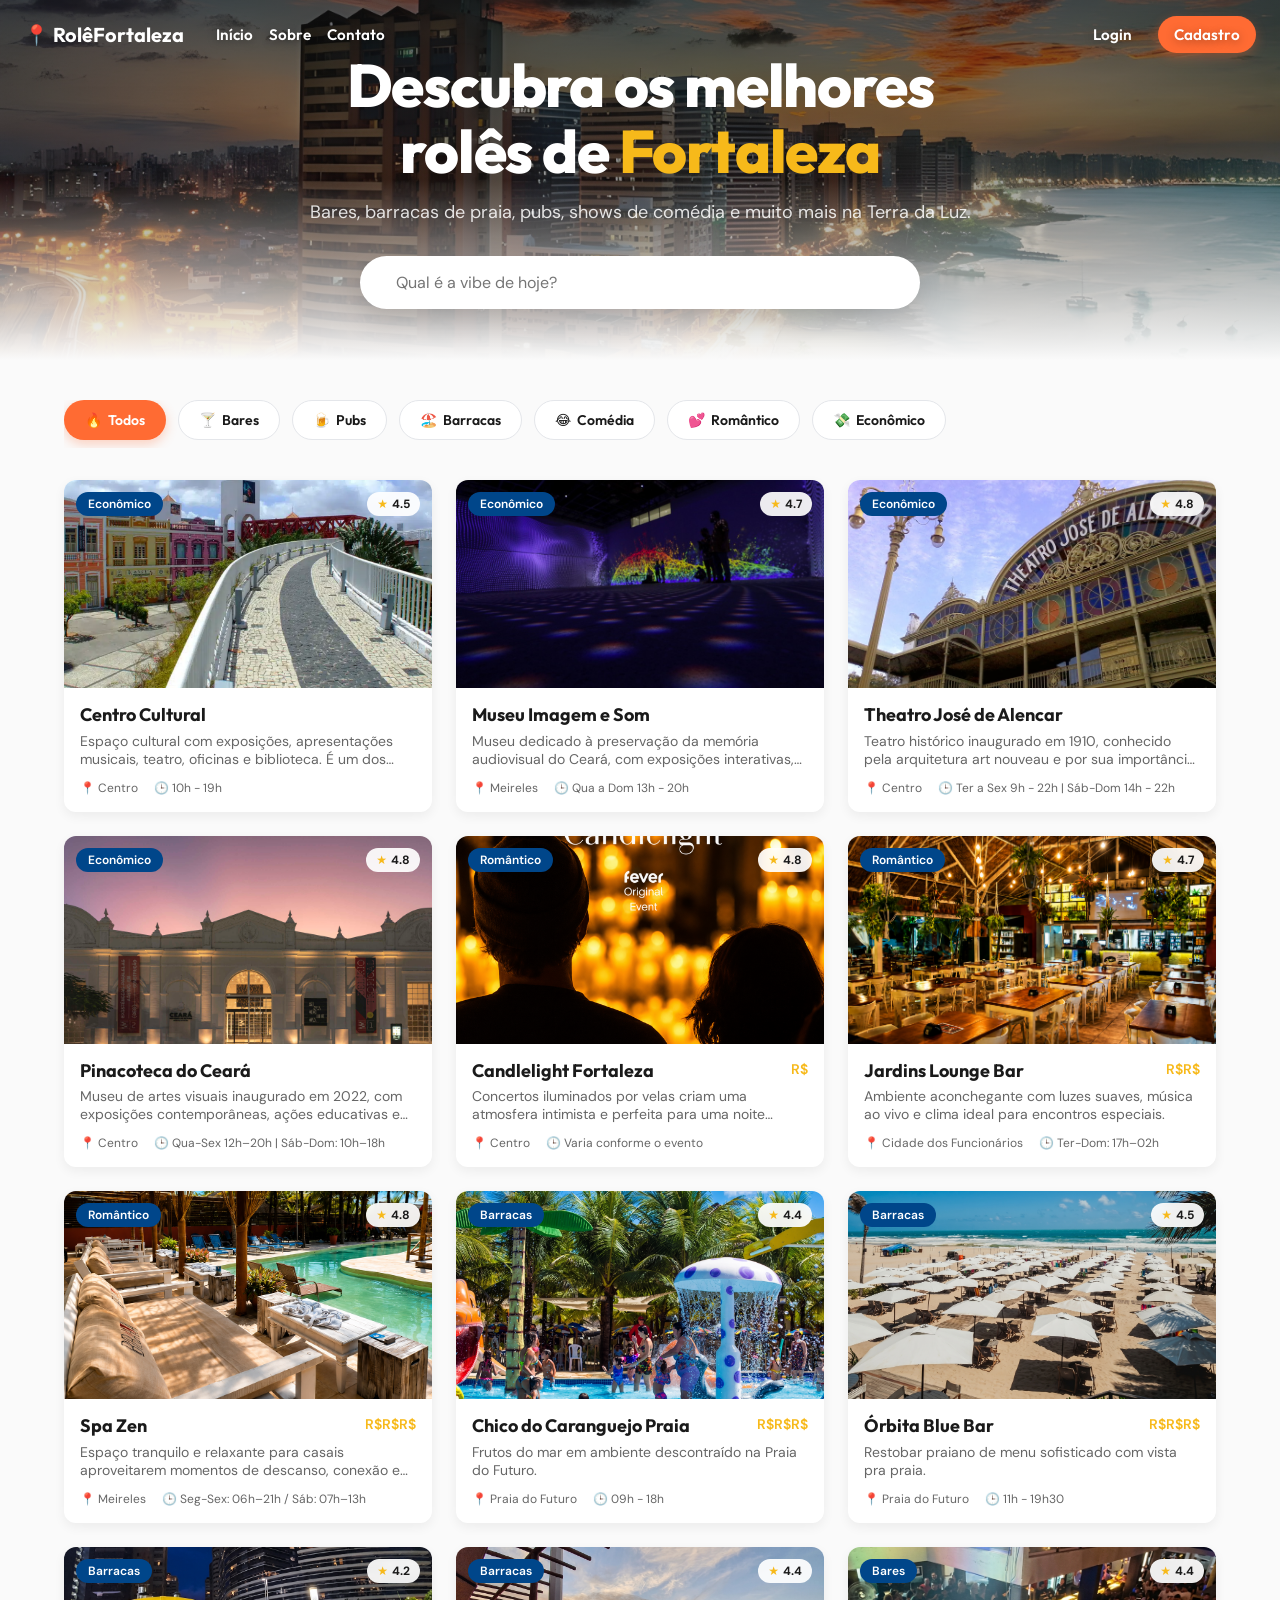
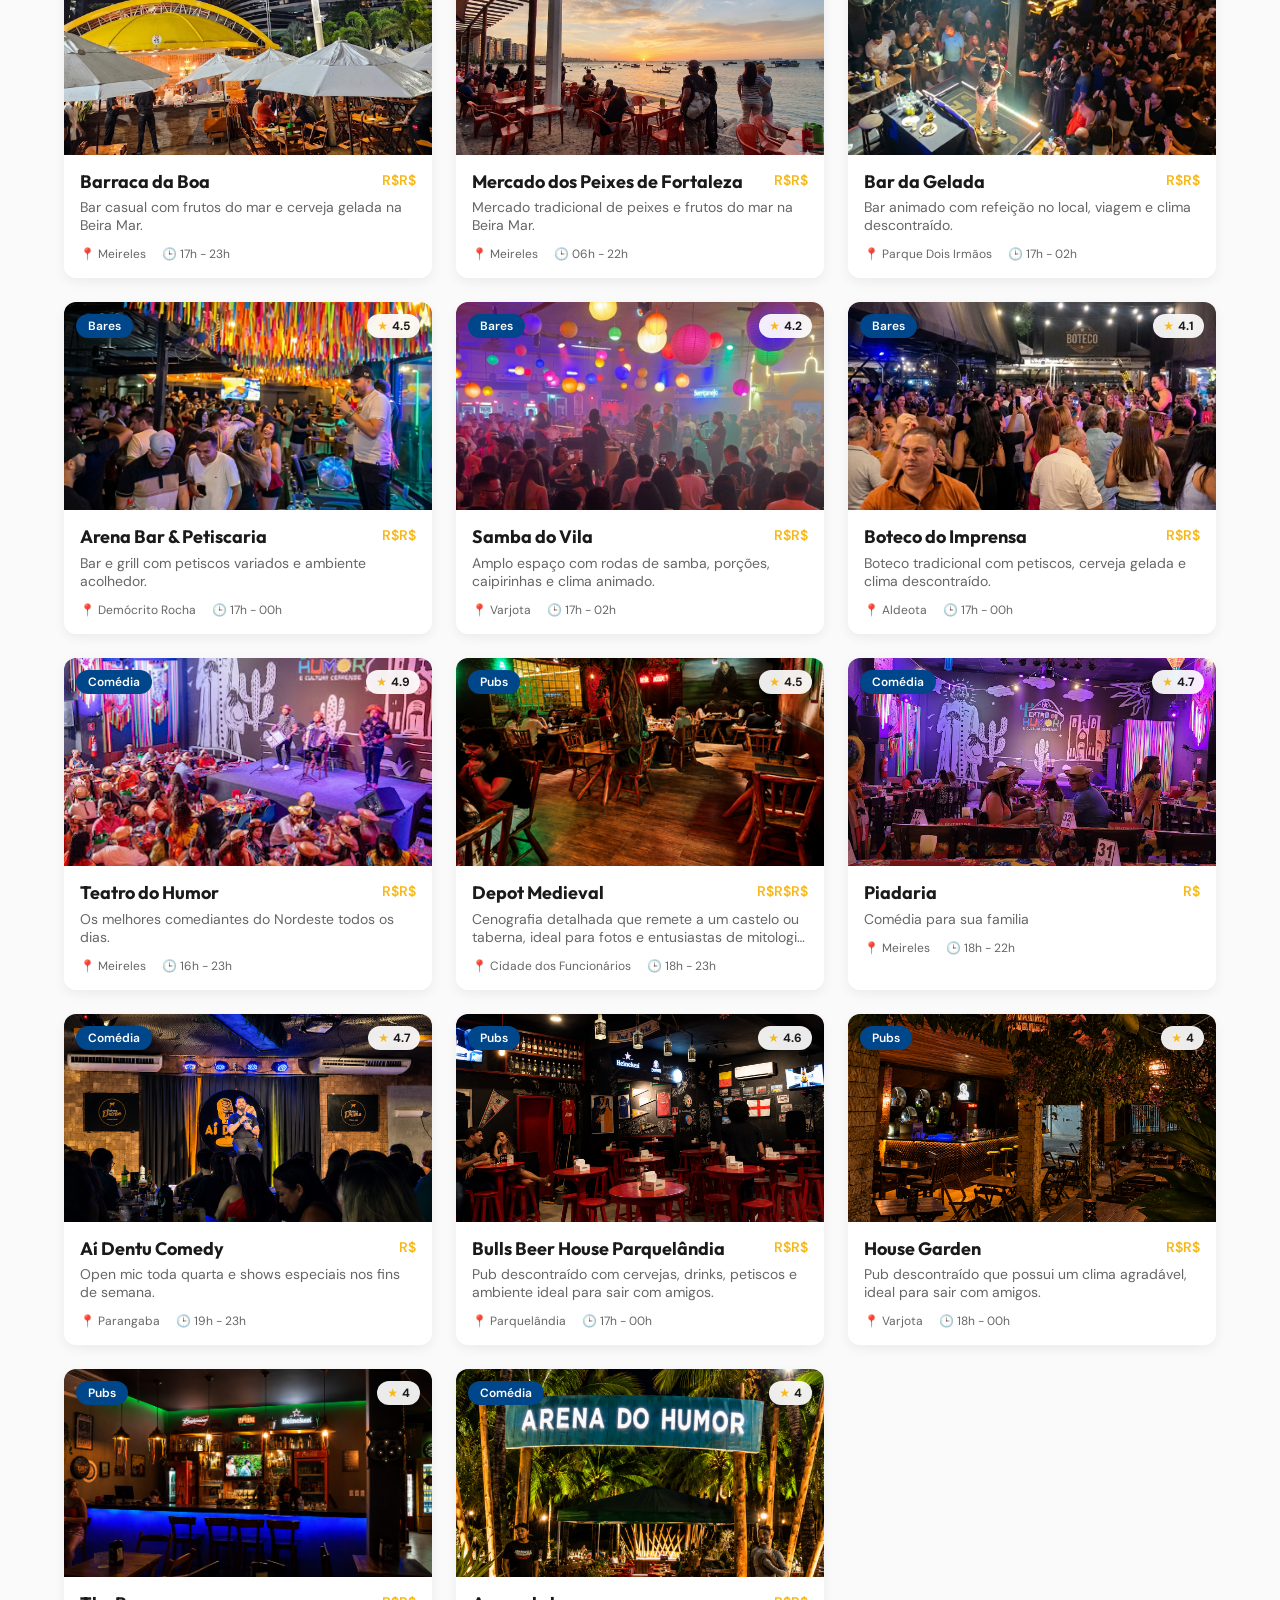
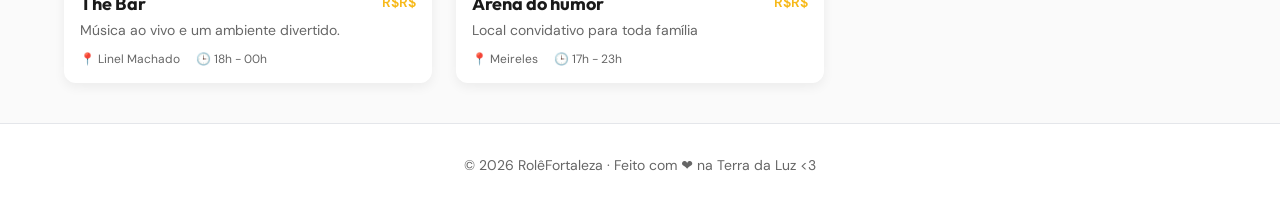
<file: index.html>
<!doctype html>
<html lang="pt-BR">

<head>
  <meta charset="UTF-8" />
  <meta name="viewport" content="width=device-width, initial-scale=1.0" />
  <title>RolêFortaleza — Os melhores rolês da Terra da Luz</title>
  <meta name="description"
    content="Descubra os melhores bares, pubs, barracas de praia, shows de comédia e música ao vivo em Fortaleza." />

  <meta property="og:type" content="website" />
  <meta property="og:title" content="RolêFortaleza — Os melhores rolês da Terra da Luz" />
  <meta property="og:description"
    content="Descubra os melhores bares, pubs, barracas de praia, shows de comédia e música ao vivo em Fortaleza." />
  <meta property="og:image" content="assets/hero-fortaleza.jpg" />
  <meta name="twitter:card" content="summary_large_image" />

  <link rel="icon"
    href="data:image/svg+xml,%3Csvg xmlns='http://www.w3.org/2000/svg' viewBox='0 0 24 24' fill='%23ff6b33'%3E%3Cpath d='M20 10c0 6-8 12-8 12s-8-6-8-12a8 8 0 0 1 16 0Z'/%3E%3Ccircle cx='12' cy='10' r='3' fill='%23fff'/%3E%3C/svg%3E" />

  <link rel="preconnect" href="https://fonts.googleapis.com">
  <link rel="preconnect" href="https://fonts.gstatic.com" crossorigin>
  <link
    href="https://fonts.googleapis.com/css2?family=Outfit:wght@400;500;600;700;800&family=DM+Sans:wght@400;500;600;700&display=swap"
    rel="stylesheet">
  <link rel="stylesheet" href="styles.css" />
</head>

<body>

  <!--  CONFIGURAR BOTÕES NO CANTO SUPERIOR ESQUERDO  -->
  <nav class="navbar">
    <div class="navbar-left">
      <div class="logo">
        <span>📍 RolêFortaleza</span>
      </div>

      <div class="nav-links">
        <a href="index.html">Início</a>
        <a href="sobre.html">Sobre</a>
        <a href="contato.html">Contato</a>
      </div>
    </div>

    <div class="nav-actions">
      <a href="#" class="nav-login">Login</a>
      <a href="#" class="nav-cadastro">Cadastro</a>
    </div>
  </nav>

  <header class="hero">
    <img src="assets/fundo-fortaleza.jpg" alt="Vista aérea de Fortaleza ao pôr do sol" class="hero-bg" />
    <div class="hero-overlay"></div>
    <div class="hero-content">
      <h1>Descubra os melhores rolês de <span class="accent">Fortaleza</span></h1>
      <p>Bares, barracas de praia, pubs, shows de comédia e muito mais na Terra da Luz.</p>
      <div class="search">
        <input id="search" type="text" placeholder="Qual é a vibe de hoje?" />
      </div>
    </div>
  </header>

  <main class="container">
    <div id="filters" class="filters"></div>
    <div id="grid" class="grid"></div>
    <div id="empty" class="empty" hidden>
      <p class="empty-title">Nenhum rolê encontrado 😢</p>
      <p class="empty-sub">Tente buscar por outro nome ou categoria.</p>
    </div>
  </main>

  <footer>
    <p>© 2026 RolêFortaleza · Feito com ❤️ na Terra da Luz <3</p>
  </footer>

  <script src="script.js"></script>
</body>

</html>
</file>
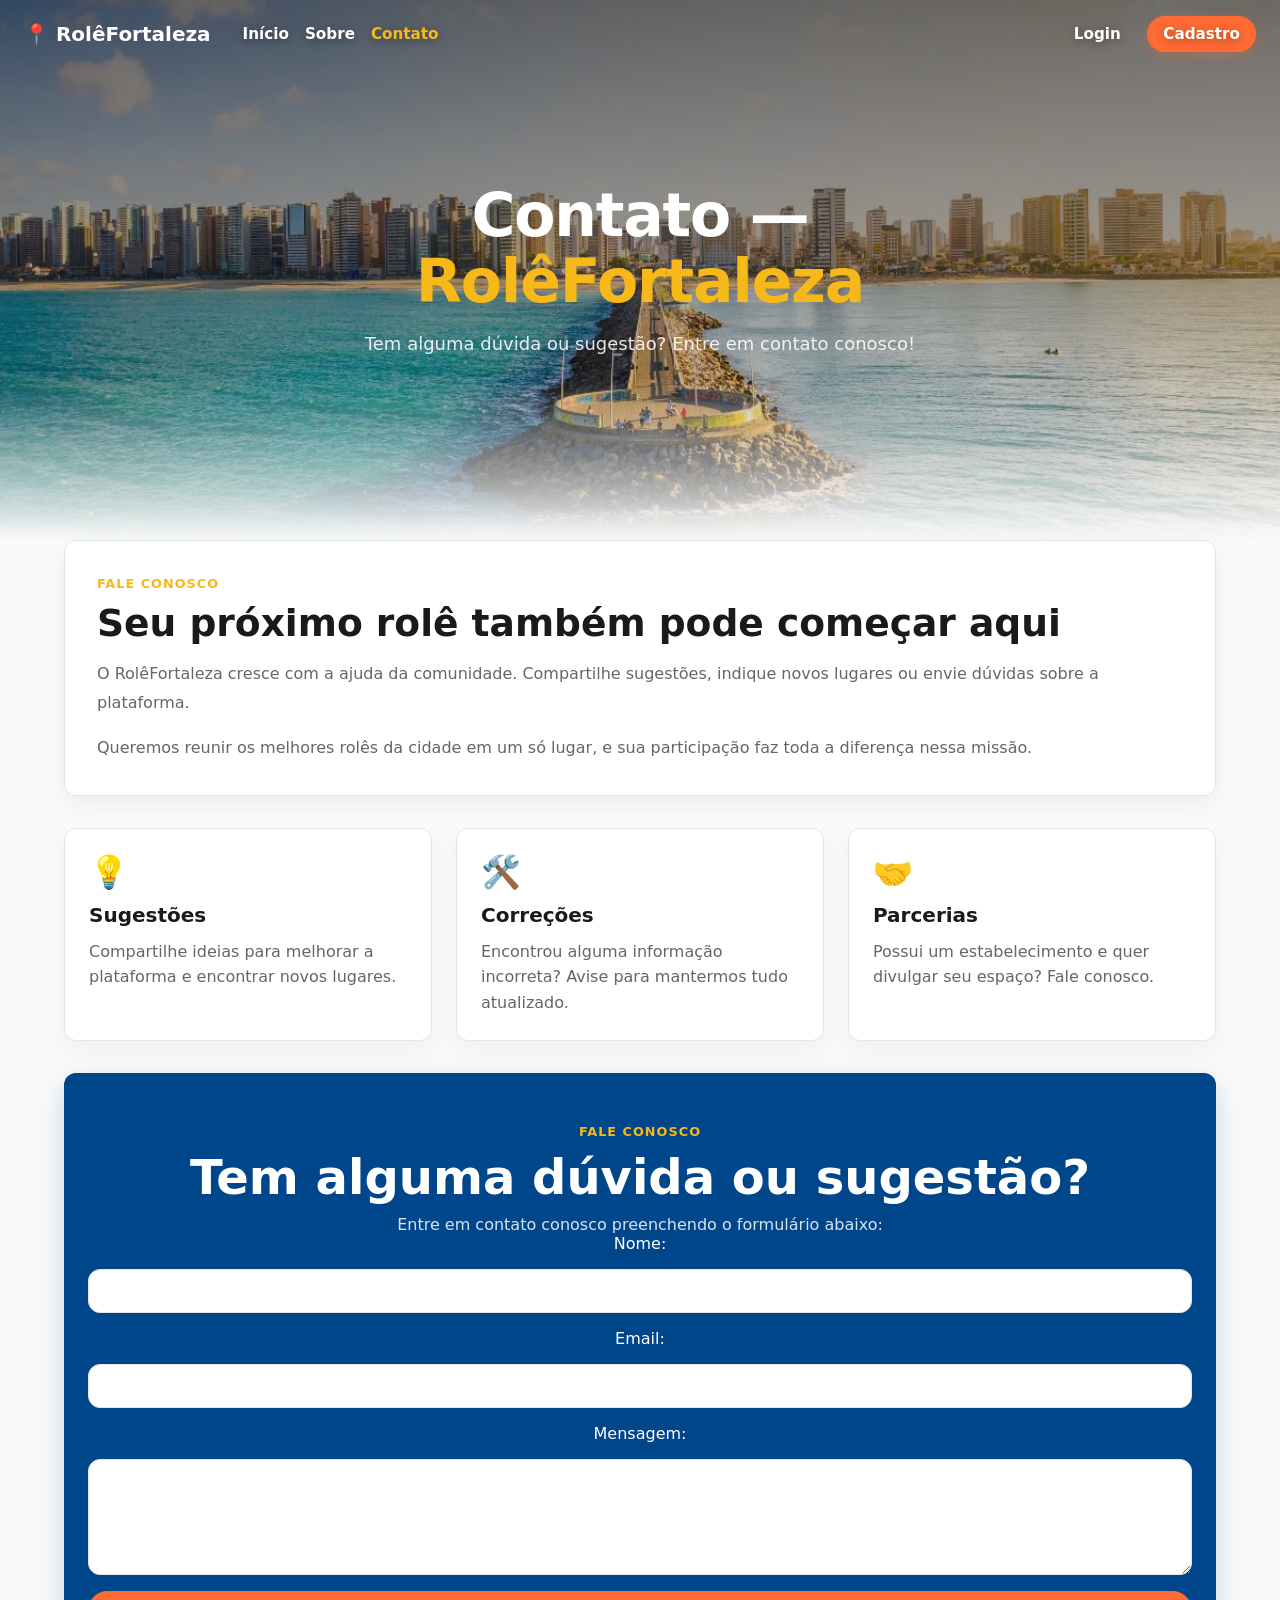
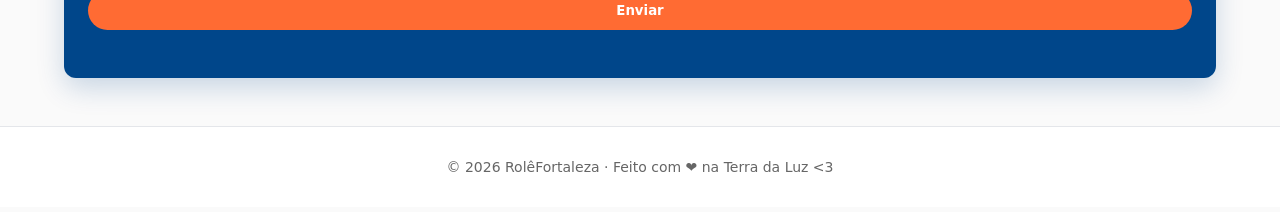
<file: contato.html>
<!doctype html>
<html lang="pt-BR">

<head>
  <meta charset="UTF-8">
  <meta name="viewport" content="width=device-width, initial-scale=1.0">
  <title>Contato — RolêFortaleza</title>
  <link rel="icon"
    href="data:image/svg+xml,%3Csvg xmlns='http://www.w3.org/2000/svg' viewBox='0 0 24 24' fill='%23ff6b33'%3E%3Cpath d='M20 10c0 6-8 12-8 12s-8-6-8-12a8 8 0 0 1 16 0Z'/%3E%3Ccircle cx='12' cy='10' r='3' fill='%23fff'/%3E%3C/svg%3E" />
  <link rel="stylesheet" href="styles.css">
</head>

<body class="about-body">

  <nav class="navbar">
    <div class="navbar-left">
      <div class="logo">
        <span>📍 RolêFortaleza</span>
      </div>

      <div class="nav-links">
        <a href="index.html">Início</a>
        <a href="sobre.html">Sobre</a>
        <a href="contato.html" class="active">Contato</a>
      </div>
    </div>

    <div class="nav-actions">
      <a href="#" class="nav-login">Login</a>
      <a href="#" class="nav-cadastro">Cadastro</a>
    </div>
  </nav>

  <header class="hero about-hero">
    <img class="hero-bg" src="assets/praia_sobre.png" alt="Imagem da praia no menu Sobre">
    <div class="hero-overlay about-overlay"></div>

    <div class="hero-content about-hero-content">
      <h1>Contato — <span class="accent">RolêFortaleza</span></h1>
      <p>
        Tem alguma dúvida ou sugestão? Entre em contato conosco!
      </p>
    </div>
  </header>

  <main class="container about-page">

    <section class="about-section">
      <span class="section-label">Fale conosco</span>
      <h2>Seu próximo rolê também pode começar aqui</h2>

      <p>
        O RolêFortaleza cresce com a ajuda da comunidade. Compartilhe sugestões, indique novos lugares ou envie dúvidas sobre a plataforma.
      </p>

      <p>
          Queremos reunir os melhores rolês da cidade em um só lugar, e sua participação faz toda a diferença nessa missão.
      </p>
    </section>

    <section class="about-cards">
      <article class="about-card">
        <div class="about-icon">💡</div>
        <h3>Sugestões</h3>
        <p>Compartilhe ideias para melhorar a plataforma e encontrar novos lugares.</p>
      </article>

      <article class="about-card">
        <div class="about-icon">🛠️</div>
        <h3>Correções</h3>
        <p>Encontrou alguma informação incorreta? Avise para mantermos tudo atualizado.</p>
      </article>

      <article class="about-card">
        <div class="about-icon">🤝</div>
        <h3>Parcerias</h3>
        <p>Possui um estabelecimento e quer divulgar seu espaço? Fale conosco.</p>
      </article>
    </section>

    <section class="about-cta">
      <span class="section-label">Fale conosco</span>
      <h2>Tem alguma dúvida ou sugestão?</h2>
      <p>Entre em contato conosco preenchendo o formulário abaixo:</p>
     <form id="contactForm" action="mailto" method="POST" enctype="text/plain">
        <div class="success-message" id="successMessage">
          ✓ Mensagem enviada com sucesso! Obrigado pelo contato.
        </div>
        
        <label for="name">Nome:</label>
        <input class="input" type="text" id="name" name="name" required>

        <label for="email">Email:</label>
        <input class="input" type="email" id="email" name="email" required>

        <label for="message">Mensagem:</label>
        <textarea class="input" id="message" name="message" rows="5" required></textarea>

        <button class="botao-form" type="submit">Enviar</button>
      </form>
    </section>

  </main>

  <footer>
    <p>© 2026 RolêFortaleza · Feito com ❤️ na Terra da Luz &lt;3</p>
  </footer>

  <script src="script.js"></script>
</body>

</html>
</file>
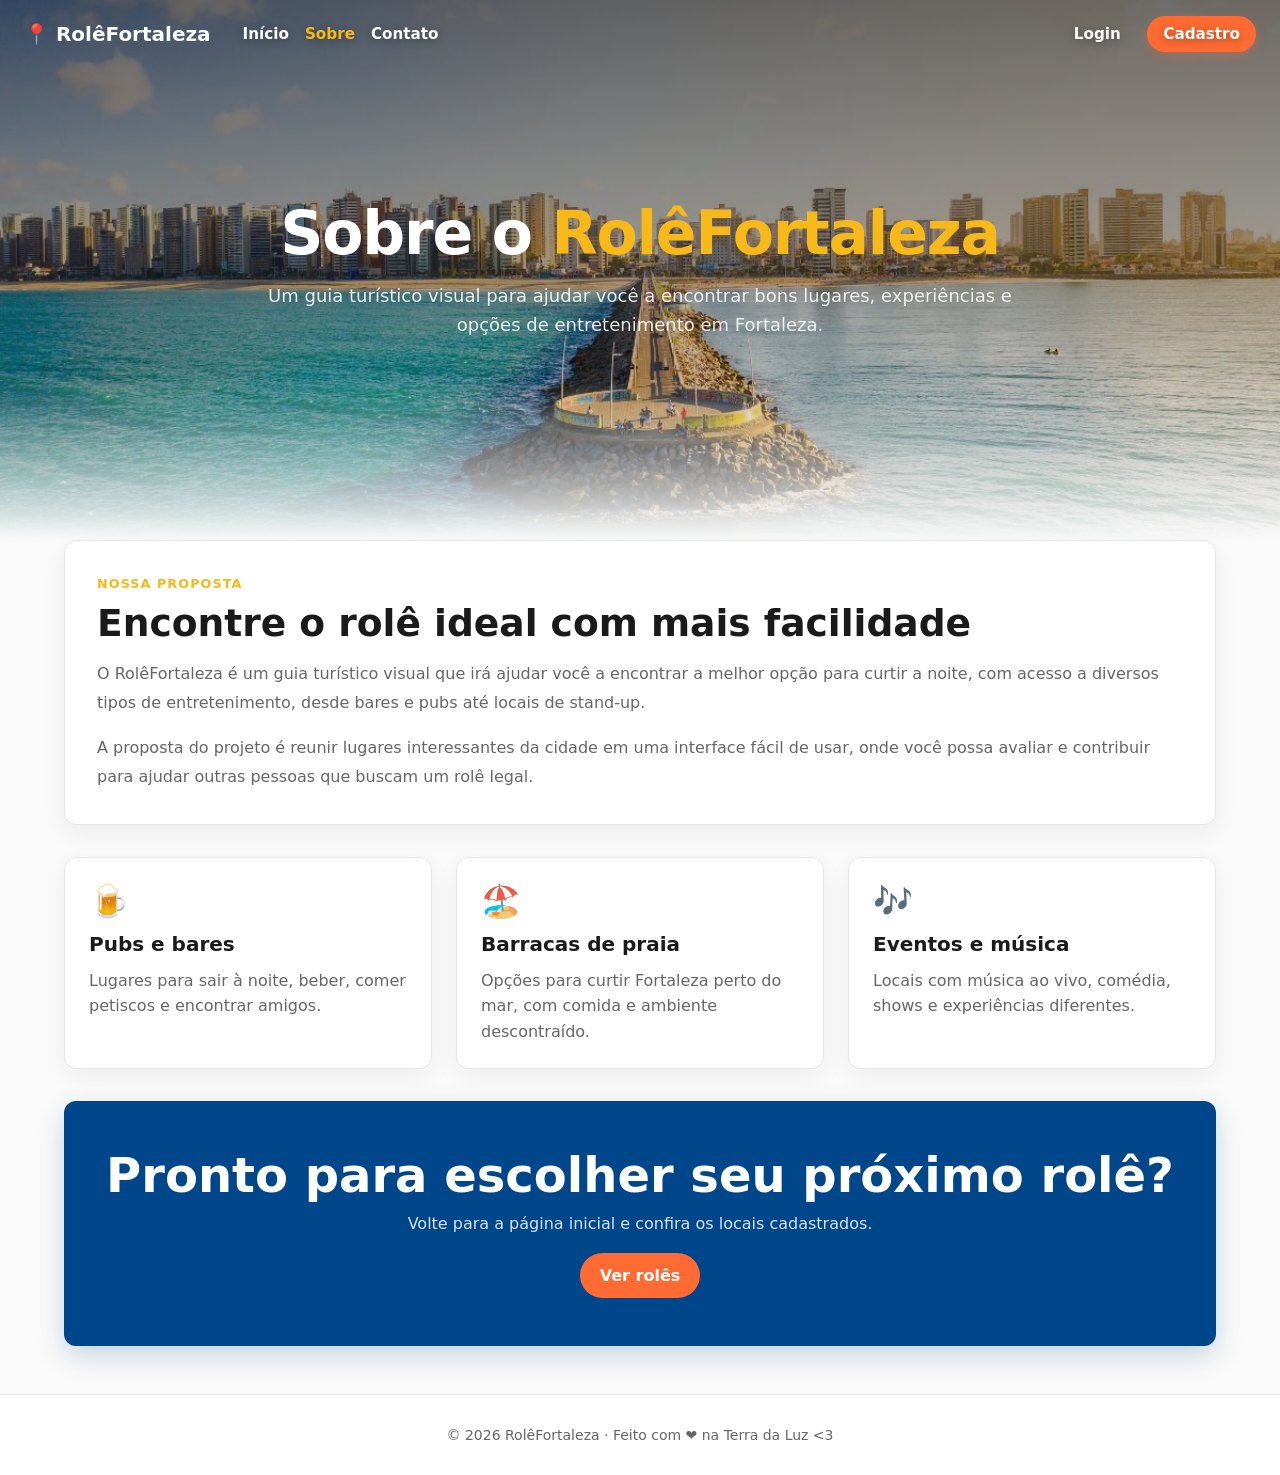
<file: sobre.html>
<!doctype html>
<html lang="pt-BR">

<head>
  <meta charset="UTF-8">
  <meta name="viewport" content="width=device-width, initial-scale=1.0">
  <title>Sobre — RolêFortaleza</title>
  <link rel="icon"
    href="data:image/svg+xml,%3Csvg xmlns='http://www.w3.org/2000/svg' viewBox='0 0 24 24' fill='%23ff6b33'%3E%3Cpath d='M20 10c0 6-8 12-8 12s-8-6-8-12a8 8 0 0 1 16 0Z'/%3E%3Ccircle cx='12' cy='10' r='3' fill='%23fff'/%3E%3C/svg%3E" />
  <link rel="stylesheet" href="styles.css">
</head>

<body class="about-body">

  <nav class="navbar">
    <div class="navbar-left">
      <div class="logo">
        <span>📍 RolêFortaleza</span>
      </div>

      <div class="nav-links">
        <a href="index.html">Início</a>
        <a href="sobre.html" class="active">Sobre</a>
        <a href="contato.html">Contato</a>
      </div>
    </div>

    <div class="nav-actions">
      <a href="#" class="nav-login">Login</a>
      <a href="#" class="nav-cadastro">Cadastro</a>
    </div>
  </nav>

  <header class="hero about-hero">
    <img class="hero-bg" src="assets/praia_sobre.png" alt="Imagem da praia no menu Sobre">
    <div class="hero-overlay about-overlay"></div>

    <div class="hero-content about-hero-content">
      <h1>Sobre o <span class="accent">RolêFortaleza</span></h1>
      <p>
        Um guia turístico visual para ajudar você a encontrar bons lugares,
        experiências e opções de entretenimento em Fortaleza.
      </p>
    </div>
  </header>

  <main class="container about-page">

    <section class="about-section">
      <span class="section-label">Nossa proposta</span>
      <h2>Encontre o rolê ideal com mais facilidade</h2>

      <p>
        O RolêFortaleza é um guia turístico visual que irá ajudar você a encontrar
        a melhor opção para curtir a noite, com acesso a diversos tipos de entretenimento,
        desde bares e pubs até locais de stand-up.
      </p>

      <p>
        A proposta do projeto é reunir lugares interessantes da cidade em uma interface
        fácil de usar, onde você possa avaliar e contribuir para ajudar outras pessoas
        que buscam um rolê legal.
      </p>
    </section>

    <section class="about-cards">
      <article class="about-card">
        <div class="about-icon">🍺</div>
        <h3>Pubs e bares</h3>
        <p>Lugares para sair à noite, beber, comer petiscos e encontrar amigos.</p>
      </article>

      <article class="about-card">
        <div class="about-icon">🏖️</div>
        <h3>Barracas de praia</h3>
        <p>Opções para curtir Fortaleza perto do mar, com comida e ambiente descontraído.</p>
      </article>

      <article class="about-card">
        <div class="about-icon">🎶</div>
        <h3>Eventos e música</h3>
        <p>Locais com música ao vivo, comédia, shows e experiências diferentes.</p>
      </article>
    </section>

    <section class="about-cta">
      <h2>Pronto para escolher seu próximo rolê?</h2>
      <p>Volte para a página inicial e confira os locais cadastrados.</p>
      <a href="index.html">Ver rolês</a>
    </section>

  </main>

  <footer>
    <p>© 2026 RolêFortaleza · Feito com ❤️ na Terra da Luz &lt;3</p>
  </footer>

</body>

</html>
</file>
<file: styles.css>
:root {
  --background: #fafafa;
  --foreground: #1a1a1a;
  --card: #ffffff;
  --muted: #ededf0;
  --muted-foreground: #666;
  --border: #e4e6ea;
  --primary: #ff6b33;
  --primary-foreground: #fff;
  --secondary: #00468a;
  --secondary-foreground: #fff;
  --accent: #f7b91a;
  --radius: 12px;
  --font-display: 'Outfit', system-ui, sans-serif;
  --font-body: 'DM Sans', system-ui, sans-serif;
}

* {
  box-sizing: border-box;
  margin: 0;
  padding: 0;
}

body {
  font-family: var(--font-body);
  background: var(--background);
  color: var(--foreground);
  min-height: 100vh;
}

h1,
h2,
h3 {
  font-family: var(--font-display);
}

img {
  display: block;
  max-width: 100%;
}


/* Navbar */
/* Configuração de botões inicio, sobre, contato, login e cadastro */
.navbar {
  position: absolute;
  top: 0;
  left: 0;
  right: 0;
  z-index: 20;
  display: flex;
  align-items: center;
  justify-content: space-between;
  padding: 1rem 1.5rem;
  color: #fff;
}

.navbar-left {
  display: flex;
  align-items: center;
  gap: 2rem;
}

.logo {
  display: flex;
  align-items: center;
  gap: .5rem;
  font-family: var(--font-display);
  font-weight: 700;
  font-size: 1.25rem;
}

.nav-links {
  display: flex;
  align-items: center;
  gap: 1rem;
}

.nav-links a,
.nav-actions a {
  color: #fff;
  text-decoration: none;
  font-family: var(--font-display);
  font-weight: 600;
  font-size: .95rem;
}

.nav-links a:hover,
.nav-login:hover {
  color: var(--accent);
}

.nav-actions {
  display: flex;
  align-items: center;
  gap: .75rem;
}

/* Mensagem de sucesso */
.success-message {
  display: none;
  background-color: #4caf50;
  color: white;
  padding: 1rem;
  border-radius: var(--radius);
  margin-bottom: 1.5rem;
  text-align: center;
  font-weight: 600;
  animation: slideDown 0.3s ease-out;
}

.success-message.show {
  display: block;
}

@keyframes slideDown {
  from {
    opacity: 0;
    transform: translateY(-10px);
  }
  to {
    opacity: 1;
    transform: translateY(0);
  }
}

.nav-login {
  padding: .55rem .9rem;
}

.nav-cadastro {
  padding: .55rem 1rem;
  border-radius: 999px;
  background: var(--primary);
  color: #fff;
  box-shadow: 0 4px 12px rgba(255, 107, 51, .3);
}

.nav-cadastro:hover {
  background: #ff5722;
}

/**/

/* Hero */
.hero {
  position: relative;
  min-height: 40vh;
  display: flex;
  align-items: center;
  justify-content: center;
  overflow: hidden;
}

.hero-bg {
  position: absolute;
  inset: 0;
  width: 100%;
  height: 100%;
  object-fit: cover;
}

.hero-overlay {
  position: absolute;
  inset: 0;
  background: linear-gradient(to bottom, rgba(20, 20, 20, .6), rgba(20, 20, 20, .4), var(--background));
}

.hero-content {
  position: relative;
  z-index: 10;
  max-width: 720px;
  padding: 0 1.5rem;
  text-align: center;
  color: #fff;
}

.hero-content h1 {
  font-size: clamp(2rem, 5vw, 3.75rem);
  font-weight: 800;
  letter-spacing: -0.02em;
  line-height: 1.1;
}

.hero-content .accent {
  color: var(--accent);
}

.hero-content p {
  margin-top: 1rem;
  font-size: 1.125rem;
  color: rgba(255, 255, 255, .85);
}

.search {
  display: flex;
  align-items: center;
  max-width: 560px;
  margin: 2rem auto 0;
  background: var(--card);
  border-radius: 999px;
  box-shadow: 0 10px 30px rgba(0, 0, 0, .15);
  padding: 0 1.25rem;
}

.search svg {
  color: var(--muted-foreground);
  flex-shrink: 0;
}

.search input {
  width: 100%;
  border: none;
  outline: none;
  background: transparent;
  padding: 1rem;
  font-family: var(--font-body);
  font-size: 1rem;
  color: var(--foreground);
}

/* Container */
.container {
  max-width: 1200px;
  margin: 0 auto;
  padding: 2.5rem 1.5rem;
}

/* Filters */
.filters {
  display: flex;
  gap: .75rem;
  overflow-x: auto;
  padding-bottom: .5rem;
  scrollbar-width: none;
}

.filters::-webkit-scrollbar {
  display: none;
}

.filter-btn {
  flex-shrink: 0;
  border-radius: 999px;
  padding: .625rem 1.25rem;
  font-family: var(--font-display);
  font-weight: 600;
  font-size: .875rem;
  background: var(--card);
  color: var(--foreground);
  border: 1px solid var(--border);
  cursor: pointer;
  transition: transform .15s, background .2s, color .2s;
}

.filter-btn:hover {
  background: var(--muted);
}

.filter-btn:active {
  transform: scale(.95);
}

.filter-btn.active {
  background: var(--primary);
  color: var(--primary-foreground);
  border-color: transparent;
  box-shadow: 0 4px 12px rgba(255, 107, 51, .3);
}

.filter-btn .emoji {
  margin-right: .375rem;
}

/* Grid */
.grid {
  margin-top: 2rem;
  display: grid;
  gap: 1.5rem;
  grid-template-columns: repeat(1, 1fr);
}

@media (min-width: 640px) {
  .grid {
    grid-template-columns: repeat(2, 1fr);
  }
}

@media (min-width: 1024px) {
  .grid {
    grid-template-columns: repeat(3, 1fr);
  }
}

/* Card */
.card {
  background: var(--card);
  border-radius: var(--radius);
  overflow: hidden;
  box-shadow: 0 4px 12px rgba(0, 0, 0, .06);
  cursor: pointer;
  transition: transform .25s ease, box-shadow .25s ease;
  opacity: 0;
  transform: translateY(20px);
  animation: fadeUp .4s ease forwards;
}

.card:hover {
  transform: translateY(-6px);
  box-shadow: 0 16px 32px rgba(0, 0, 0, .12);
}

.card-img-wrap {
  position: relative;
  height: 13rem;
  overflow: hidden;
}

.card-img-wrap img {
  width: 100%;
  height: 100%;
  object-fit: cover;
  transition: transform .5s;
}

.card:hover .card-img-wrap img {
  transform: scale(1.1);
}

.badge {
  position: absolute;
  top: .75rem;
  left: .75rem;
  background: var(--secondary);
  color: var(--secondary-foreground);
  padding: .25rem .75rem;
  border-radius: 999px;
  font-size: .75rem;
  font-weight: 600;
}

.rating {
  position: absolute;
  top: .75rem;
  right: .75rem;
  background: rgba(255, 255, 255, .92);
  backdrop-filter: blur(4px);
  padding: .25rem .625rem;
  border-radius: 999px;
  display: flex;
  align-items: center;
  gap: .25rem;
  font-size: .75rem;
  font-weight: 700;
}

.rating .star {
  color: var(--accent);
}

.card-body {
  padding: 1rem;
}

.card-head {
  display: flex;
  justify-content: space-between;
  align-items: flex-start;
  gap: .5rem;
}

.card-title {
  font-size: 1.125rem;
  font-weight: 700;
  line-height: 1.2;
}

.card-price {
  color: var(--accent);
  font-weight: 600;
  font-size: .875rem;
}

.card-desc {
  margin-top: .375rem;
  font-size: .875rem;
  color: var(--muted-foreground);
  display: -webkit-box;
  -webkit-line-clamp: 2;
  -webkit-box-orient: vertical;
  line-clamp: 2;
  overflow: hidden;
}

.card-meta {
  margin-top: .75rem;
  display: flex;
  gap: 1rem;
  color: var(--muted-foreground);
  font-size: .75rem;
}

.card-meta span {
  display: inline-flex;
  align-items: center;
  gap: .25rem;
}

@keyframes fadeUp {
  to {
    opacity: 1;
    transform: translateY(0);
  }
}

/* Empty */
.empty {
  padding: 5rem 0;
  text-align: center;
}

.empty-title {
  font-family: var(--font-display);
  font-size: 1.25rem;
  color: var(--muted-foreground);
}

.empty-sub {
  margin-top: .5rem;
  font-size: .875rem;
  color: var(--muted-foreground);
}

/* Footer */
footer {
  border-top: 1px solid var(--border);
  background: var(--card);
  padding: 2rem;
  text-align: center;
  color: var(--muted-foreground);
  font-size: .875rem;
}


/* Pagina sobre */
.about-body {
  background: var(--background);
}

/* Usa o mesmo hero da página inicial */
.about-hero {
  min-height: 60vh;
}

/* Degradê do topo: escuro em cima e sumindo para o fundo claro */
.about-overlay {
  background: linear-gradient(
    to bottom,
    rgba(20, 20, 20, .62) 0%,
    rgba(20, 20, 20, .42) 45%,
    rgba(20, 20, 20, .18) 70%,
    var(--background) 100%
  );
}

/* Texto central do hero */
.about-hero-content {
  max-width: 820px;
  text-align: center;
  color: #fff;
}

.about-tag,
.section-label {
  display: inline-block;
  margin-bottom: .75rem;
  color: var(--accent);
  font-family: var(--font-display);
  font-weight: 700;
  text-transform: uppercase;
  letter-spacing: .08em;
  font-size: .8rem;
}

.about-hero-content h1 {
  font-size: clamp(2rem, 5vw, 3.75rem);
  font-weight: 800;
  letter-spacing: -0.02em;
  line-height: 1.1;
}

.about-hero-content p {
  margin-top: 1rem;
  font-size: 1.125rem;
  color: rgba(255, 255, 255, .88);
  line-height: 1.6;
}

/* Conteúdo principal */
.about-page {
  position: relative;
  z-index: 5;
  margin-top: -2.5rem;
  display: flex;
  flex-direction: column;
  gap: 2rem;
  padding-bottom: 3rem;
}

.about-section {
  background: var(--card);
  border: 1px solid var(--border);
  border-radius: var(--radius);
  padding: 2rem;
  box-shadow: 0 8px 24px rgba(0, 0, 0, .06);
}

.about-section h2 {
  font-size: clamp(1.6rem, 3vw, 2.35rem);
  line-height: 1.1;
}

.about-section p {
  margin-top: 1rem;
  color: var(--muted-foreground);
  line-height: 1.8;
}

/* Cards da página Sobre */
.about-cards {
  display: grid;
  grid-template-columns: repeat(1, 1fr);
  gap: 1.5rem;
}

.about-card {
  background: var(--card);
  border: 1px solid var(--border);
  border-radius: var(--radius);
  padding: 1.5rem;
  box-shadow: 0 8px 24px rgba(0, 0, 0, .05);
  transition: transform .25s ease, box-shadow .25s ease;
}

.about-card:hover {
  transform: translateY(-6px);
  box-shadow: 0 16px 32px rgba(0, 0, 0, .10);
}

.about-icon {
  font-size: 2rem;
  margin-bottom: .75rem;
}

.about-card h3 {
  font-size: 1.25rem;
}

.about-card p {
  margin-top: .75rem;
  color: var(--muted-foreground);
  line-height: 1.6;
}

/* Chamada final */
.about-cta {
  text-align: center;
  background: var(--secondary);
  color: #fff;
  border-radius: var(--radius);
  padding: 3rem 1.5rem;
  box-shadow: 0 10px 28px rgba(0, 70, 138, .20);
}

.about-cta h2 {
  font-size: clamp(1.8rem, 4vw, 3rem);
  line-height: 1.1;
}

.about-cta p {
  margin-top: .75rem;
  color: rgba(255, 255, 255, .85);
}

.about-cta a {
  display: inline-block;
  margin-top: 1.25rem;
  background: var(--primary);
  color: #fff;
  text-decoration: none;
  font-family: var(--font-display);
  font-weight: 700;
  padding: .8rem 1.25rem;
  border-radius: 999px;
}

.about-cta a:hover {
  background: #ff7f50;
}

/* Navbar mais legível em cima da imagem */
.nav-links a,
.nav-actions a {
  text-shadow: 0 2px 8px rgba(0, 0, 0, .35);
}

.nav-links a.active {
  color: var(--accent);
}

.nav-cadastro {
  color: #fff !important;
  text-shadow: none;
}

/* Responsivo */
@media (min-width: 768px) {
  .about-cards {
    grid-template-columns: repeat(3, 1fr);
  }
}

@media (max-width: 720px) {
  .about-hero {
    min-height: 56vh;
  }

  .about-page {
    margin-top: -2rem;
  }

  .navbar {
    align-items: flex-start;
    gap: 1rem;
  }

  .navbar-left {
    flex-direction: column;
    align-items: flex-start;
    gap: .75rem;
  }

  .nav-links {
    gap: .75rem;
    flex-wrap: wrap;
  }

  .nav-actions {
    display: none;
  }
}

.about-contact {
  display: flex;
  flex-direction: column;
  gap: 1.5rem;
}


form{
  display: flex;
  flex-direction: column;
  gap: 1rem;
}

.input{
  padding: .75rem 1rem;
  border: 1px solid var(--border);
  border-radius: var(--radius);
  font-size: 1rem;
}
.botao-form{
  padding: .75rem 1.25rem;
  border-radius: 999px;
  background: var(--primary);
  color: #fff;
  font-family: var(--font-display);
  font-weight: 700;
  border: none;
  cursor: pointer;
}
</file>
